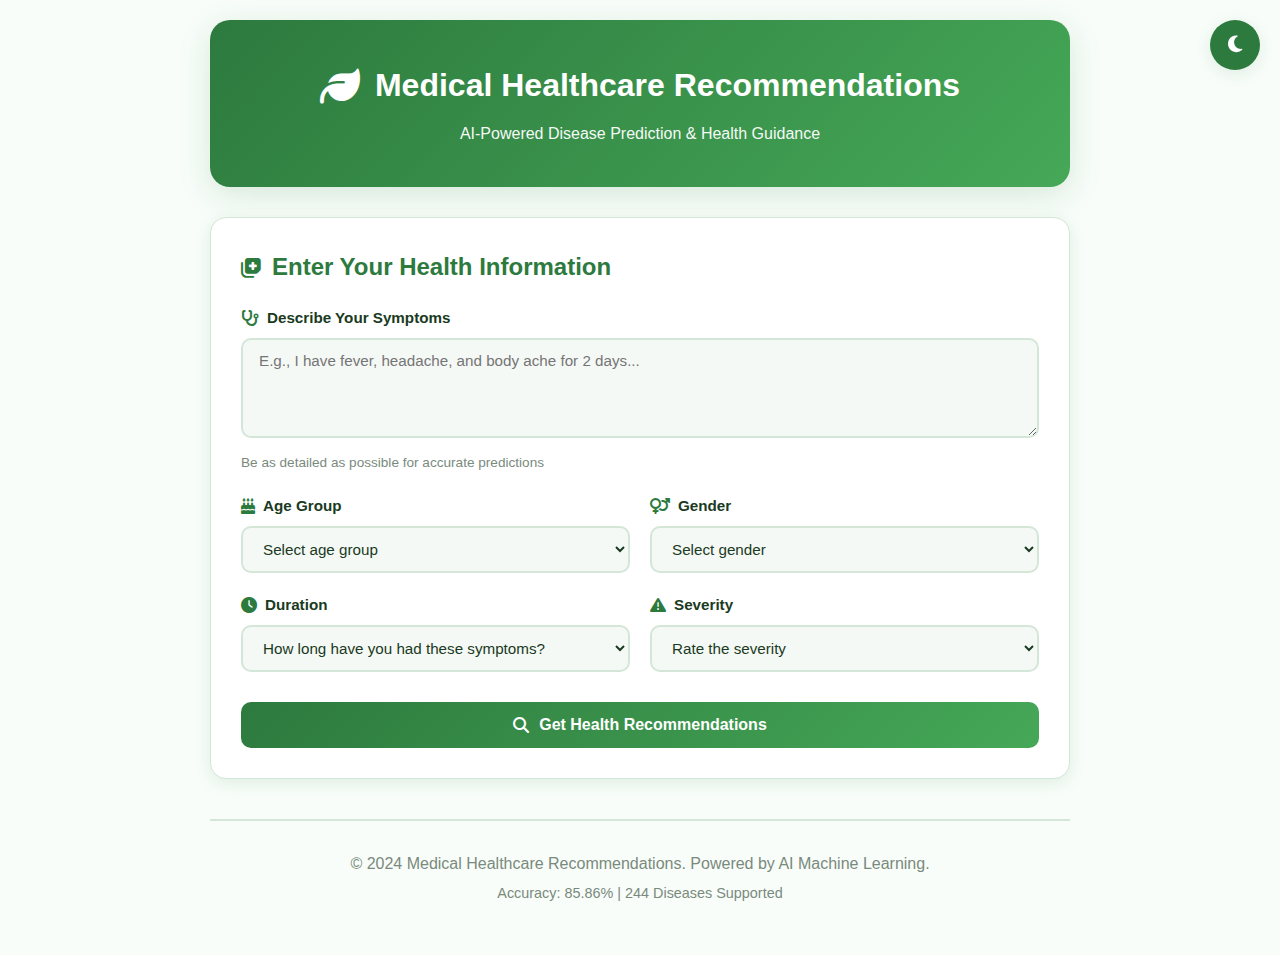
<file: medical_frontend/index.html>
<!DOCTYPE html>
<html lang="en">
<head>
    <meta charset="UTF-8">
    <meta name="viewport" content="width=device-width, initial-scale=1.0">
    <title>Medical Healthcare Recommendations</title>
    <link rel="stylesheet" href="styles.css">
    <link rel="stylesheet" href="https://cdnjs.cloudflare.com/ajax/libs/font-awesome/6.4.0/css/all.min.css">
</head>
<body>
    <!-- Theme Toggle -->
    <button class="theme-toggle" id="themeToggle" aria-label="Toggle theme">
        <i class="fas fa-moon"></i>
    </button>

    <!-- Main Container -->
    <div class="container">
        <!-- Header -->
        <header class="header">
            <div class="logo">
                <i class="fas fa-leaf"></i>
                <h1>Medical Healthcare Recommendations</h1>
            </div>
            <p class="tagline">AI-Powered Disease Prediction & Health Guidance</p>
        </header>

        <!-- Main Content -->
        <main class="main-content">
            <!-- Input Form -->
            <section class="input-section card">
                <h2>
                    <i class="fas fa-notes-medical"></i>
                    Enter Your Health Information
                </h2>
                
                <form id="healthForm">
                    <!-- Symptoms Input -->
                    <div class="form-group">
                        <label for="symptoms">
                            <i class="fas fa-stethoscope"></i>
                            Describe Your Symptoms
                        </label>
                        <textarea 
                            id="symptoms" 
                            name="symptoms" 
                            rows="4" 
                            placeholder="E.g., I have fever, headache, and body ache for 2 days..."
                            required
                        ></textarea>
                        <small class="form-hint">Be as detailed as possible for accurate predictions</small>
                    </div>

                    <!-- Age Selection -->
                    <div class="form-row">
                        <div class="form-group">
                            <label for="age">
                                <i class="fas fa-birthday-cake"></i>
                                Age Group
                            </label>
                            <select id="age" name="age" required>
                                <option value="">Select age group</option>
                                <option value="below 5 years">Below 5 years</option>
                                <option value="6-15 years">6-15 years</option>
                                <option value="16-30 years">16-30 years</option>
                                <option value="31-45 years">31-45 years</option>
                                <option value="above 45 years">Above 45 years</option>
                            </select>
                        </div>

                        <!-- Gender Selection -->
                        <div class="form-group">
                            <label for="gender">
                                <i class="fas fa-venus-mars"></i>
                                Gender
                            </label>
                            <select id="gender" name="gender" required>
                                <option value="">Select gender</option>
                                <option value="Male">Male</option>
                                <option value="Female">Female</option>
                                <option value="Other">Other</option>
                            </select>
                        </div>
                    </div>

                    <!-- Duration Selection -->
                    <div class="form-row">
                        <div class="form-group">
                            <label for="duration">
                                <i class="fas fa-clock"></i>
                                Duration
                            </label>
                            <select id="duration" name="duration" required>
                                <option value="">How long have you had these symptoms?</option>
                                <option value="Less than 3 days">Less than 3 days</option>
                                <option value="3-7 days">3-7 days</option>
                                <option value="Greater than 3 days">Greater than 3 days</option>
                                <option value="1-2 weeks">1-2 weeks</option>
                                <option value="More than 2 weeks">More than 2 weeks</option>
                            </select>
                        </div>

                        <!-- Severity Selection -->
                        <div class="form-group">
                            <label for="severity">
                                <i class="fas fa-exclamation-triangle"></i>
                                Severity
                            </label>
                            <select id="severity" name="severity" required>
                                <option value="">Rate the severity</option>
                                <option value="Mild">Mild</option>
                                <option value="Moderate">Moderate</option>
                                <option value="Severe">Severe</option>
                            </select>
                        </div>
                    </div>

                    <!-- Submit Button -->
                    <button type="submit" class="btn btn-primary" id="predictBtn">
                        <i class="fas fa-search"></i>
                        Get Health Recommendations
                    </button>
                </form>
            </section>

            <!-- Loading State -->
            <section class="loading-section" id="loadingSection" style="display: none;">
                <div class="loader">
                    <div class="leaf-loader">
                        <i class="fas fa-leaf"></i>
                    </div>
                    <p>Analyzing your symptoms...</p>
                </div>
            </section>

            <!-- Results Section -->
            <section class="results-section" id="resultsSection" style="display: none;">
                <!-- Prediction Result -->
                <div class="card result-card">
                    <h2>
                        <i class="fas fa-diagnoses"></i>
                        Diagnosis Prediction
                    </h2>
                    <div class="prediction-result">
                        <div class="disease-name" id="diseaseName"></div>
                        <div class="confidence-bar">
                            <label>Confidence Level:</label>
                            <div class="progress-bar">
                                <div class="progress-fill" id="confidenceBar"></div>
                            </div>
                            <span class="confidence-value" id="confidenceValue"></span>
                        </div>
                    </div>
                </div>

                <!-- Medical Recommendations -->
                <div class="card recommendations-card">
                    <h2>
                        <i class="fas fa-clipboard-list"></i>
                        Medical Recommendations
                    </h2>
                    <div id="recommendationsList" class="recommendations-list"></div>
                </div>

                <!-- Precautions -->
                <div class="card precautions-card">
                    <h2>
                        <i class="fas fa-shield-alt"></i>
                        Precautions & Care
                    </h2>
                    <div id="precautionsList" class="precautions-list"></div>
                </div>

                <!-- Disclaimer -->
                <div class="disclaimer">
                    <i class="fas fa-info-circle"></i>
                    <p><strong>Medical Disclaimer:</strong> This AI prediction is for informational purposes only and should not replace professional medical advice. Please consult a qualified healthcare provider for proper diagnosis and treatment.</p>
                </div>

                <!-- Action Buttons -->
                <div class="action-buttons">
                    <button class="btn btn-secondary" id="newPredictionBtn">
                        <i class="fas fa-redo"></i>
                        New Prediction
                    </button>
                    <button class="btn btn-outline" id="printBtn">
                        <i class="fas fa-print"></i>
                        Print Results
                    </button>
                </div>
            </section>

            <!-- Error Section -->
            <section class="error-section card" id="errorSection" style="display: none;">
                <i class="fas fa-exclamation-circle"></i>
                <h3>Connection Error</h3>
                <p id="errorMessage"></p>
                <button class="btn btn-primary" id="retryBtn">
                    <i class="fas fa-sync"></i>
                    Try Again
                </button>
            </section>
        </main>

        <!-- Footer -->
        <footer class="footer">
            <p>&copy; 2024 Medical Healthcare Recommendations. Powered by AI Machine Learning.</p>
            <p class="footer-note">Accuracy: 85.86% | 244 Diseases Supported</p>
        </footer>
    </div>

    <script src="script.js"></script>
</body>
</html>
</file>
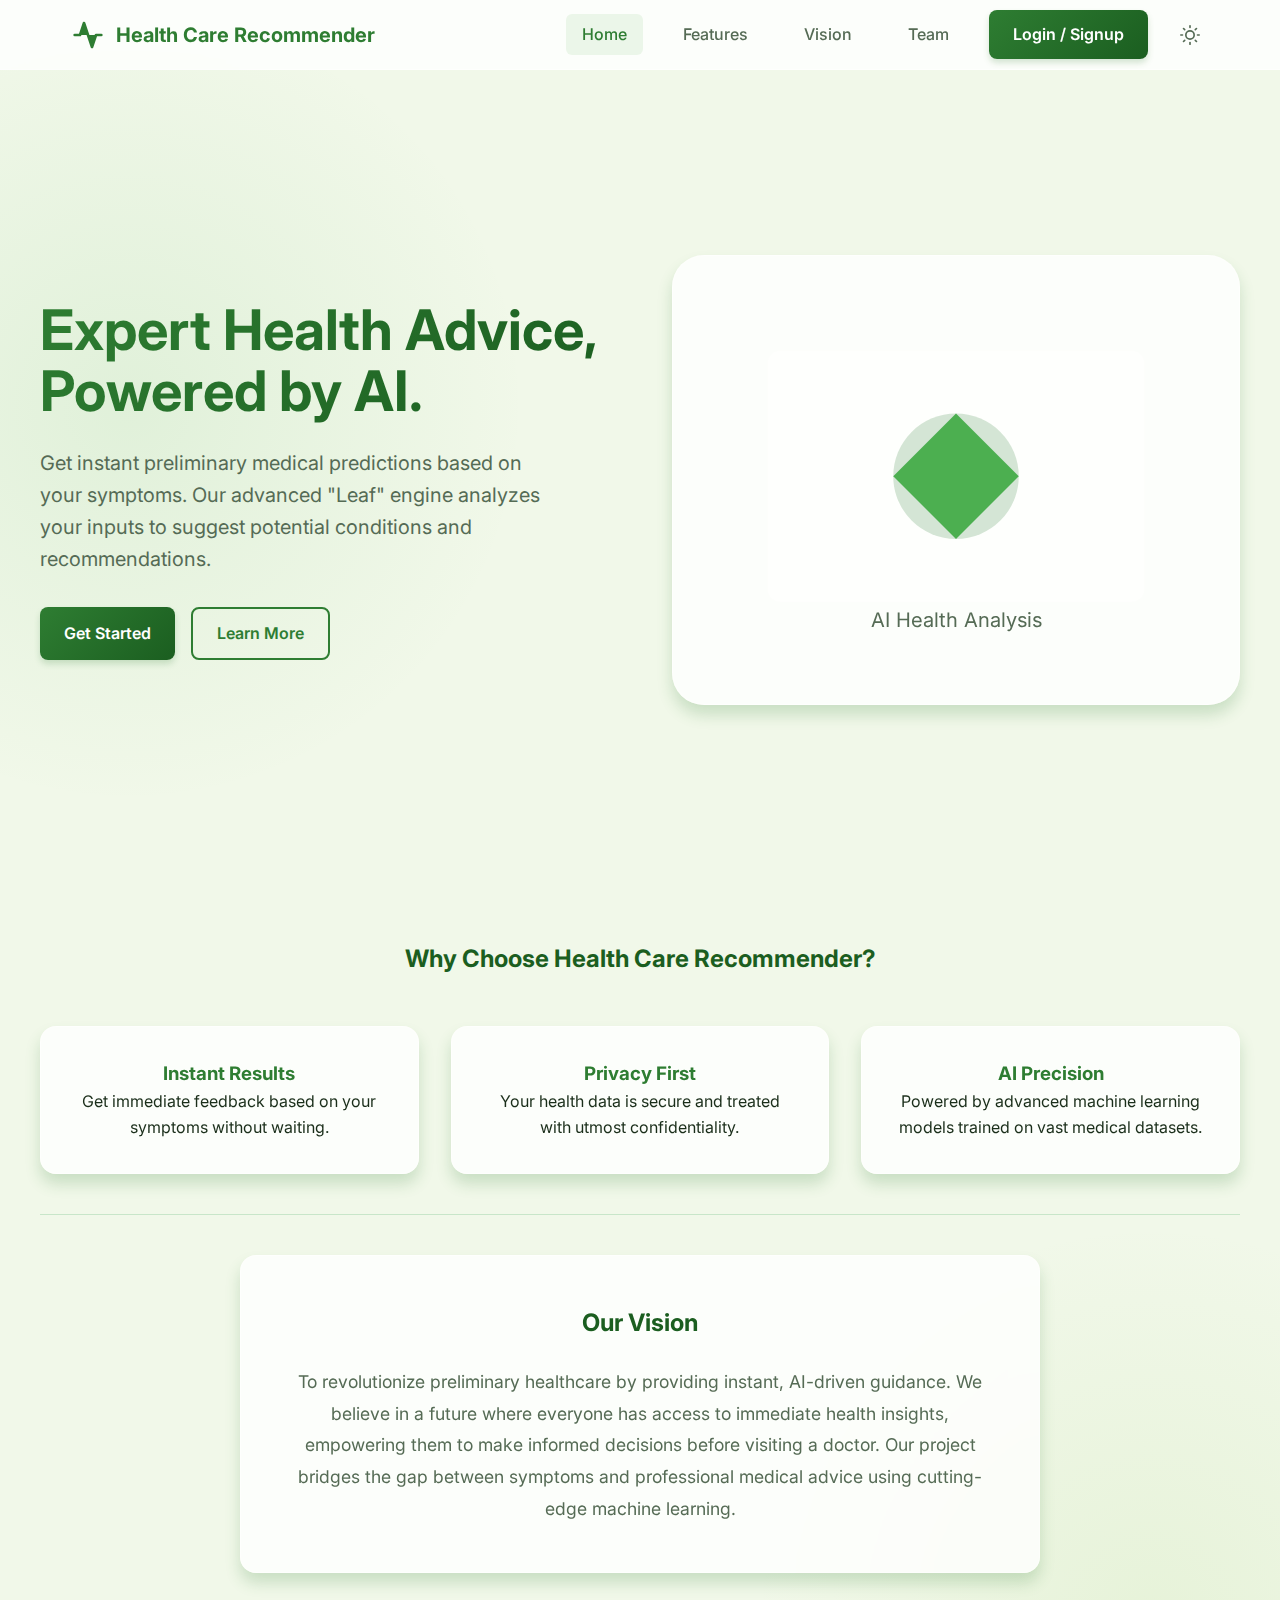
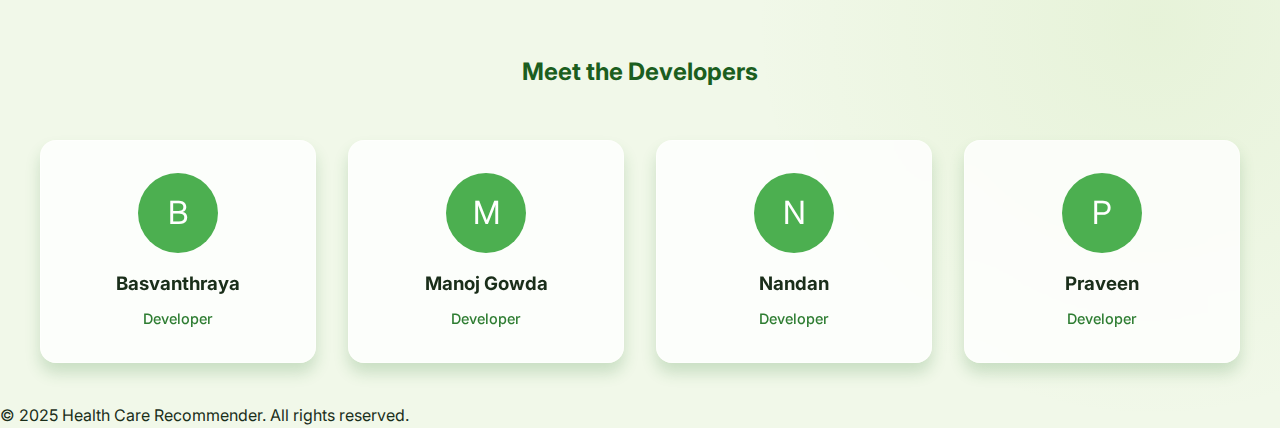
<file: medical_prediction_system/frontend/index.html>
<!DOCTYPE html>
<html lang="en">

<head>
  <meta charset="UTF-8">
  <meta name="viewport" content="width=device-width, initial-scale=1.0">
  <title>Health Care Recommender - Intelligent Medical Predictions</title>
  <link rel="stylesheet" href="css/styles.css">
  <link rel="preconnect" href="https://fonts.googleapis.com">
  <link rel="preconnect" href="https://fonts.gstatic.com" crossorigin>
  <link href="https://fonts.googleapis.com/css2?family=Inter:wght@400;500;600;700&display=swap" rel="stylesheet">
</head>

<body>
  <nav class="navbar">
    <div class="container nav-container">
      <a href="index.html" class="logo">
        <svg viewBox="0 0 24 24" fill="none" stroke="currentColor" stroke-width="2" stroke-linecap="round"
          stroke-linejoin="round">
          <path d="M22 12h-4l-3 9L9 3l-3 9H2" />
        </svg>
        Health Care Recommender
      </a>
      <div class="nav-links">
        <a href="index.html" class="nav-link active">Home</a>
        <a href="#features" class="nav-link">Features</a>
        <a href="#vision" class="nav-link">Vision</a>
        <a href="#team" class="nav-link">Team</a>
        <a href="login.html" class="btn btn-primary">Login / Signup</a>
        <button class="theme-toggle" id="themeToggle" aria-label="Toggle Dark Mode">
          <svg class="sun-icon" xmlns="http://www.w3.org/2000/svg" width="20" height="20" viewBox="0 0 24 24"
            fill="none" stroke="currentColor" stroke-width="2" stroke-linecap="round" stroke-linejoin="round">
            <circle cx="12" cy="12" r="5"></circle>
            <line x1="12" y1="1" x2="12" y2="3"></line>
            <line x1="12" y1="21" x2="12" y2="23"></line>
            <line x1="4.22" y1="4.22" x2="5.64" y2="5.64"></line>
            <line x1="18.36" y1="18.36" x2="19.78" y2="19.78"></line>
            <line x1="1" y1="12" x2="3" y2="12"></line>
            <line x1="21" y1="12" x2="23" y2="12"></line>
            <line x1="4.22" y1="19.78" x2="5.64" y2="18.36"></line>
            <line x1="18.36" y1="5.64" x2="19.78" y2="4.22"></line>
          </svg>
        </button>
      </div>
    </div>
  </nav>

  <!-- Hero Section -->
  <header class="container hero-section">
    <div class="hero-content">
      <h1>Expert Health Advice, <br>Powered by AI.</h1>
      <p>Get instant preliminary medical predictions based on your symptoms. Our advanced "Leaf" engine analyzes your
        inputs to suggest potential conditions and recommendations.</p>
      <div style="display: flex; gap: 1rem;">
        <a href="login.html" class="btn btn-primary">Get Started</a>
        <a href="#how-it-works" class="btn btn-secondary">Learn More</a>
      </div>
    </div>
    <div class="hero-image glass-panel">
      <!-- Placeholder for medical illustration -->
      <svg viewBox="0 0 400 300" style="width: 100%; height: auto; padding: 2rem;">
        <rect x="50" y="50" width="300" height="200" rx="10" fill="var(--surface)" opacity="0.5" />
        <circle cx="200" cy="150" r="50" fill="var(--primary-color)" opacity="0.2" />
        <path d="M150 150 L200 100 L250 150 L200 200 Z" fill="var(--primary-light)" />
        <text x="50%" y="90%" text-anchor="middle" fill="var(--text-secondary)">AI Health Analysis</text>
      </svg>
    </div>
  </header>

  <!-- Features Section placeholder -->
  <section id="features" class="container" style="padding: 40px 0;">
    <h2 style="text-align: center; margin-bottom: 3rem; color: var(--primary-dark);">Why Choose Health Care Recommender?
    </h2>
    <div style="display: grid; grid-template-columns: repeat(auto-fit, minmax(250px, 1fr)); gap: 2rem;">
      <div class="glass-panel" style="padding: 2rem; text-align: center;">
        <h3 style="color: var(--primary-color);">Instant Results</h3>
        <p>Get immediate feedback based on your symptoms without waiting.</p>
      </div>
      <div class="glass-panel" style="padding: 2rem; text-align: center;">
        <h3 style="color: var(--primary-color);">Privacy First</h3>
        <p>Your health data is secure and treated with utmost confidentiality.</p>
      </div>
      <div class="glass-panel" style="padding: 2rem; text-align: center;">
        <h3 style="color: var(--primary-color);">AI Precision</h3>
        <p>Powered by advanced machine learning models trained on vast medical datasets.</p>
      </div>
    </div>
  </section>
  </section>

  <!-- Vision Section -->
  <section id="vision" class="container" style="padding: 40px 0; border-top: 1px solid var(--border-color);">
    <div class="glass-panel" style="padding: 3rem; text-align: center; max-width: 800px; margin: 0 auto;">
      <h2 style="color: var(--primary-dark); margin-bottom: 1.5rem;">Our Vision</h2>
      <p style="font-size: 1.1rem; line-height: 1.8; color: var(--text-secondary);">
        To revolutionize preliminary healthcare by providing instant, AI-driven guidance.
        We believe in a future where everyone has access to immediate health insights, empowering them to make informed
        decisions before visiting a doctor.
        Our project bridges the gap between symptoms and professional medical advice using cutting-edge machine
        learning.
      </p>
    </div>
  </section>

  <!-- Developers Section -->
  <section id="team" class="container" style="padding: 40px 0;">
    <h2 style="text-align: center; margin-bottom: 3rem; color: var(--primary-dark);">Meet the Developers</h2>
    <div style="display: grid; grid-template-columns: repeat(auto-fit, minmax(200px, 1fr)); gap: 2rem;">

      <div class="glass-panel team-card" style="padding: 2rem; text-align: center; transition: transform 0.3s ease;">
        <div
          style="width: 80px; height: 80px; background: var(--primary-light); border-radius: 50%; margin: 0 auto 1rem; display: flex; align-items: center; justify-content: center; font-size: 2rem; color: #fff;">
          B
        </div>
        <h3 style="color: var(--text-primary); margin-bottom: 0.5rem;">Basvanthraya</h3>
        <p style="color: var(--primary-color); font-size: 0.9rem; font-weight: 500;">Developer</p>
      </div>

      <div class="glass-panel team-card" style="padding: 2rem; text-align: center; transition: transform 0.3s ease;">
        <div
          style="width: 80px; height: 80px; background: var(--primary-light); border-radius: 50%; margin: 0 auto 1rem; display: flex; align-items: center; justify-content: center; font-size: 2rem; color: #fff;">
          M
        </div>
        <h3 style="color: var(--text-primary); margin-bottom: 0.5rem;">Manoj Gowda</h3>
        <p style="color: var(--primary-color); font-size: 0.9rem; font-weight: 500;">Developer</p>
      </div>

      <div class="glass-panel team-card" style="padding: 2rem; text-align: center; transition: transform 0.3s ease;">
        <div
          style="width: 80px; height: 80px; background: var(--primary-light); border-radius: 50%; margin: 0 auto 1rem; display: flex; align-items: center; justify-content: center; font-size: 2rem; color: #fff;">
          N
        </div>
        <h3 style="color: var(--text-primary); margin-bottom: 0.5rem;">Nandan</h3>
        <p style="color: var(--primary-color); font-size: 0.9rem; font-weight: 500;">Developer</p>
      </div>

      <div class="glass-panel team-card" style="padding: 2rem; text-align: center; transition: transform 0.3s ease;">
        <div
          style="width: 80px; height: 80px; background: var(--primary-light); border-radius: 50%; margin: 0 auto 1rem; display: flex; align-items: center; justify-content: center; font-size: 2rem; color: #fff;">
          P
        </div>
        <h3 style="color: var(--text-primary); margin-bottom: 0.5rem;">Praveen</h3>
        <p style="color: var(--primary-color); font-size: 0.9rem; font-weight: 500;">Developer</p>
      </div>

    </div>
  </section>
  <p>&copy; 2025 Health Care Recommender. All rights reserved.</p>
  </footer>

  <script src="js/app.js"></script>
</body>

</html>
</file>
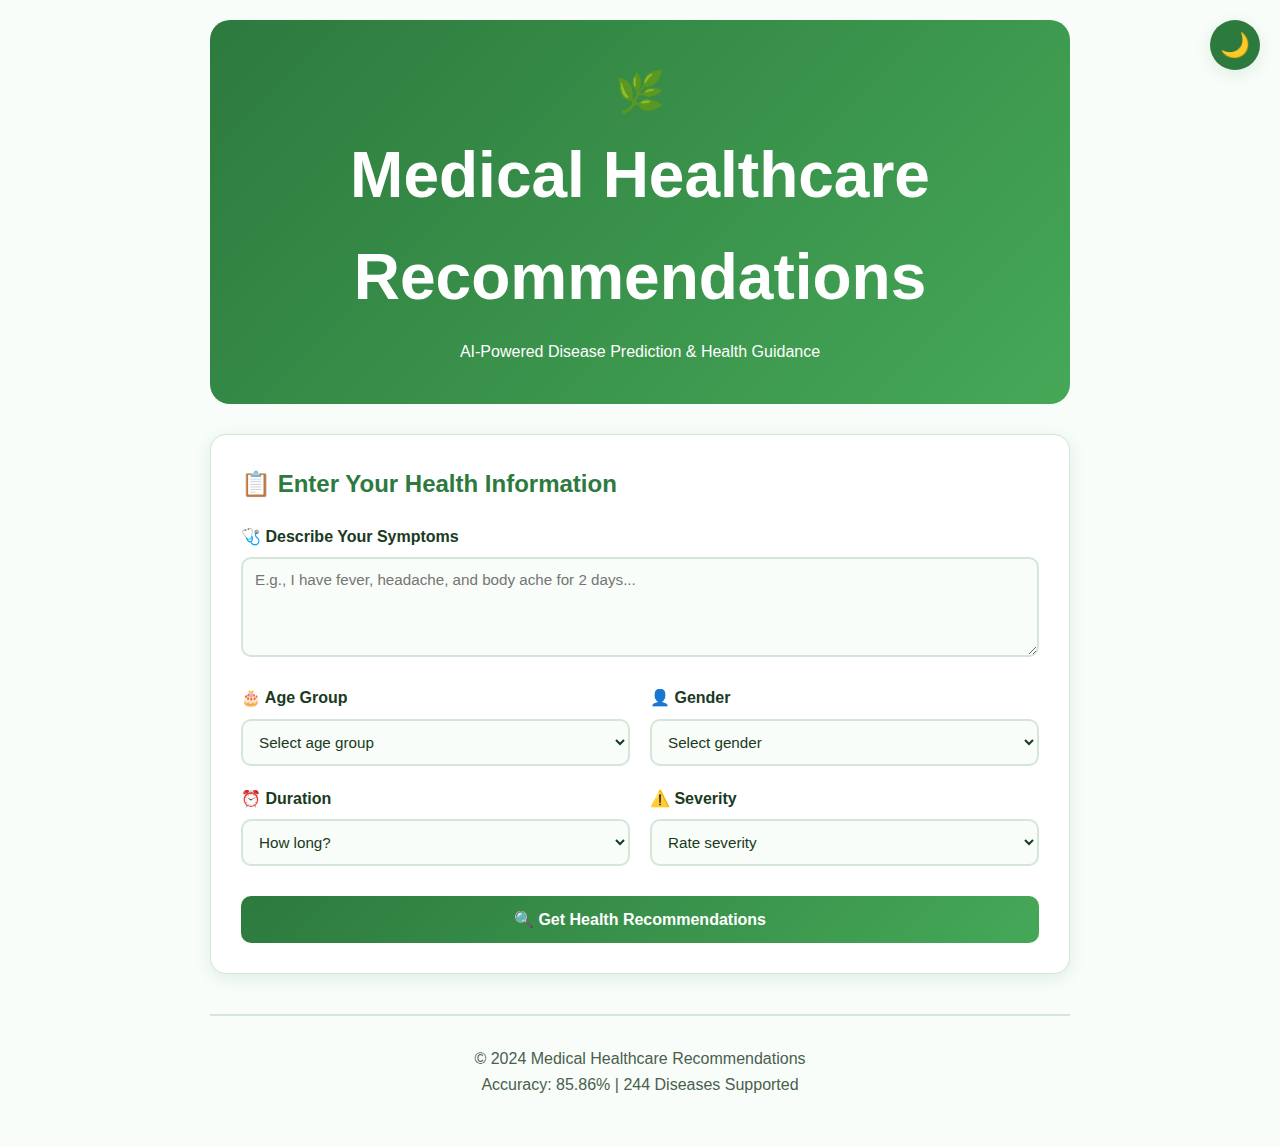
<file: medical_frontend/standalone.html>
<!DOCTYPE html>
<html lang="en">
<head>
    <meta charset="UTF-8">
    <meta name="viewport" content="width=device-width, initial-scale=1.0">
    <title>Medical Healthcare Recommendations - Fully Offline</title>
    <style>
        /* Embedded Complete Styles - No External Dependencies */
        * { margin: 0; padding: 0; box-sizing: border-box; }
        
        :root {
            --primary-color: #2d7a3e;
            --primary-light: #45a857;
            --bg-primary: #f8fdf9;
            --bg-card: #ffffff;
            --text-primary: #1a3a22;
            --text-secondary: #4a5f4d;
            --border-color: #d4e6d8;
            --shadow: 0 4px 16px rgba(45, 122, 62, 0.12);
        }
        
        [data-theme="dark"] {
            --primary-color: #45a857;
            --bg-primary: #0f1e13;
            --bg-card: #243529;
            --text-primary: #e8f5e9;
            --text-secondary: #c8e6c9;
            --border-color: #2d5a35;
        }
        
        body {
            font-family: 'Segoe UI', Tahoma, sans-serif;
            background: var(--bg-primary);
            color: var(--text-primary);
            line-height: 1.6;
            min-height: 100vh;
        }
        
        .container { max-width: 900px; margin: 0 auto; padding: 20px; }
        
        .theme-toggle {
            position: fixed;
            top: 20px;
            right: 20px;
            width: 50px;
            height: 50px;
            border-radius: 50%;
            background: var(--primary-color);
            border: none;
            color: white;
            font-size: 1.5rem;
            cursor: pointer;
            box-shadow: var(--shadow);
            z-index: 1000;
        }
        
        .header {
            text-align: center;
            padding: 40px 20px;
            background: linear-gradient(135deg, #2d7a3e, #45a857);
            border-radius: 20px;
            margin-bottom: 30px;
            color: white;
        }
        
        .logo { font-size: 2rem; margin-bottom: 10px; }
        .logo-icon { font-size: 2.5rem; display: inline-block; }
        
        .card {
            background: var(--bg-card);
            border-radius: 16px;
            padding: 30px;
            margin-bottom: 25px;
            box-shadow: var(--shadow);
            border: 1px solid var(--border-color);
        }
        
        .card h2 { color: var(--primary-color); margin-bottom: 20px; }
        
        .form-group { margin-bottom: 20px; }
        .form-group label { display: block; font-weight: 600; margin-bottom: 8px; }
        
        input, select, textarea {
            width: 100%;
            padding: 12px;
            border: 2px solid var(--border-color);
            border-radius: 10px;
            background: var(--bg-primary);
            color: var(--text-primary);
            font-size: 0.95rem;
            font-family: inherit;
        }
        
        textarea { resize: vertical; min-height: 100px; }
        
        .form-row { display: grid; grid-template-columns: 1fr 1fr; gap: 20px; }
        
        .btn {
            padding: 14px 28px;
            border: none;
            border-radius: 10px;
            font-size: 1rem;
            font-weight: 600;
            cursor: pointer;
            width: 100%;
            background: linear-gradient(135deg, #2d7a3e, #45a857);
            color: white;
            margin-top: 10px;
        }
        
        .btn:hover { transform: translateY(-2px); box-shadow: var(--shadow); }
        
        .loading { text-align: center; padding: 60px 20px; }
        .loader { font-size: 4rem; color: var(--primary-color); margin-bottom: 20px; }
        
        .disease-name {
            font-size: 2rem;
            font-weight: 700;
            padding: 20px;
            background: rgba(255, 255, 255, 0.15);
            border-radius: 12px;
            text-align: center;
            margin-bottom: 20px;
            color: white;
        }
        
        .progress-bar {
            width: 100%;
            height: 30px;
            background: rgba(255, 255, 255, 0.2);
            border-radius: 15px;
            overflow: hidden;
            margin: 10px 0;
        }
        
        .progress-fill {
            height: 100%;
            background: #66bb6a;
            border-radius: 15px;
            transition: width 1s ease;
            text-align: right;
            padding-right: 10px;
            line-height: 30px;
            color: white;
            font-weight: bold;
        }
        
        .result-card {
            background: linear-gradient(135deg, #2d7a3e, #45a857);
            color: white;
        }
        
        .result-card h2 { color: white; }
        
        ul { list-style: none; }
        li {
            padding: 15px;
            margin-bottom: 10px;
            background: var(--bg-primary);
            border-left: 4px solid var(--primary-color);
            border-radius: 8px;
        }
        
        .disclaimer {
            background: rgba(255, 152, 0, 0.1);
            border: 2px solid #ff9800;
            border-radius: 12px;
            padding: 20px;
            margin: 25px 0;
        }
        
        .hidden { display: none; }
        
        .footer {
            text-align: center;
            padding: 30px;
            margin-top: 40px;
            border-top: 2px solid var(--border-color);
            color: var(--text-secondary);
        }
        
        @media (max-width: 768px) {
            .form-row { grid-template-columns: 1fr; }
        }
    </style>
</head>
<body>
    <button class="theme-toggle" onclick="toggleTheme()">🌙</button>
    
    <div class="container">
        <header class="header">
            <div class="logo">
                <div class="logo-icon">🌿</div>
                <h1>Medical Healthcare Recommendations</h1>
            </div>
            <p>AI-Powered Disease Prediction & Health Guidance</p>
        </header>
        
        <main>
            <section class="card" id="inputSection">
                <h2>📋 Enter Your Health Information</h2>
                <form id="healthForm" onsubmit="handleSubmit(event)">
                    <div class="form-group">
                        <label>🩺 Describe Your Symptoms</label>
                        <textarea id="symptoms" required placeholder="E.g., I have fever, headache, and body ache for 2 days..."></textarea>
                    </div>
                    
                    <div class="form-row">
                        <div class="form-group">
                            <label>🎂 Age Group</label>
                            <select id="age" required>
                                <option value="">Select age group</option>
                                <option value="below 5 years">Below 5 years</option>
                                <option value="6-15 years">6-15 years</option>
                                <option value="16-30 years">16-30 years</option>
                                <option value="31-45 years">31-45 years</option>
                                <option value="above 45 years">Above 45 years</option>
                            </select>
                        </div>
                        
                        <div class="form-group">
                            <label>👤 Gender</label>
                            <select id="gender" required>
                                <option value="">Select gender</option>
                                <option value="Male">Male</option>
                                <option value="Female">Female</option>
                                <option value="Other">Other</option>
                            </select>
                        </div>
                    </div>
                    
                    <div class="form-row">
                        <div class="form-group">
                            <label>⏰ Duration</label>
                            <select id="duration" required>
                                <option value="">How long?</option>
                                <option value="Less than 3 days">Less than 3 days</option>
                                <option value="3-7 days">3-7 days</option>
                                <option value="Greater than 3 days">Greater than 3 days</option>
                            </select>
                        </div>
                        
                        <div class="form-group">
                            <label>⚠️ Severity</label>
                            <select id="severity" required>
                                <option value="">Rate severity</option>
                                <option value="Mild">Mild</option>
                                <option value="Moderate">Moderate</option>
                                <option value="Severe">Severe</option>
                            </select>
                        </div>
                    </div>
                    
                    <button type="submit" class="btn">🔍 Get Health Recommendations</button>
                </form>
            </section>
            
            <section class="loading hidden" id="loadingSection">
                <div class="loader">🌿</div>
                <p>Analyzing your symptoms...</p>
            </section>
            
            <section id="resultsSection" class="hidden">
                <div class="card result-card">
                    <h2>🏥 Diagnosis Prediction</h2>
                    <div class="disease-name" id="diseaseName"></div>
                    <div>
                        <label>Confidence Level:</label>
                        <div class="progress-bar">
                            <div class="progress-fill" id="confidenceBar"></div>
                        </div>
                    </div>
                </div>
                
                <div class="card">
                    <h2>💊 Medical Recommendations</h2>
                    <ul id="recommendationsList"></ul>
                </div>
                
                <div class="card">
                    <h2>🛡️ Precautions & Care</h2>
                    <ul id="precautionsList"></ul>
                </div>
                
                <div class="disclaimer">
                    <strong>⚠️ Medical Disclaimer:</strong> This AI prediction is for informational purposes only. Please consult a qualified healthcare provider for proper diagnosis and treatment.
                </div>
                
                <button class="btn" onclick="resetForm()">🔄 New Prediction</button>
            </section>
        </main>
        
        <footer class="footer">
            <p>&copy; 2024 Medical Healthcare Recommendations</p>
            <p>Accuracy: 85.86% | 244 Diseases Supported</p>
        </footer>
    </div>
    
    <script>
        // Medical Database
        const MEDICAL_DATA = {
            diseases: ['Viral Fever', 'Headache', 'Abdominal Pain', 'Allergic Reaction', 'Respiratory Distress', 'Back Pain', 'Heart Disease'],
            recommendations: {
                'Viral Fever': ['Rest and stay hydrated', 'Take fever-reducing medication', 'Monitor temperature', 'Consult doctor if persists > 3 days', 'Isolate to prevent spread'],
                'Headache': ['Rest in quiet room', 'Stay hydrated', 'Apply cold compress', 'Take OTC pain relievers', 'Avoid screens'],
                'Abdominal Pain': ['Avoid solid foods initially', 'Stay hydrated', 'Avoid spicy foods', 'Apply warm compress', 'Seek medical help if severe'],
                'default': ['Monitor symptoms closely', 'Rest and hydrate', 'Balanced diet', 'Avoid self-medication', 'Consult healthcare provider']
            },
            precautions: {
                'Viral Fever': ['Isolate yourself', 'Wear mask', 'Wash hands frequently', 'Disinfect surfaces', 'Get adequate sleep'],
                'Headache': ['Regular sleep schedule', 'Manage stress', 'Limit caffeine', 'Stay hydrated', 'Good posture'],
                'Abdominal Pain': ['Smaller meals', 'Avoid triggers', 'Reduce stress', 'Gentle exercise', 'Stay upright after eating'],
                'default': ['Good hygiene', 'Regular exercise', 'Balanced diet', '7-8 hours sleep', 'Manage stress', 'Stay hydrated']
            }
        };
        
        // Theme Management
        function toggleTheme() {
            const current = document.documentElement.getAttribute('data-theme');
            const newTheme = current === 'dark' ? 'light' : 'dark';
            document.documentElement.setAttribute('data-theme', newTheme);
            document.querySelector('.theme-toggle').textContent = newTheme === 'dark' ? '☀️' : '🌙';
            localStorage.setItem('theme', newTheme);
        }
        
        // Load saved theme
        const savedTheme = localStorage.getItem('theme') || 'light';
        document.documentElement.setAttribute('data-theme', savedTheme);
        document.querySelector('.theme-toggle').textContent = savedTheme === 'dark' ? '☀️' : '🌙';
        
        // Form Submission
        function handleSubmit(e) {
            e.preventDefault();
            
            const formData = {
                symptoms: document.getElementById('symptoms').value,
                age: document.getElementById('age').value,
                gender: document.getElementById('gender').value,
                duration: document.getElementById('duration').value,
                severity: document.getElementById('severity').value
            };
            
            // Show loading
            document.getElementById('inputSection').classList.add('hidden');
            document.getElementById('loadingSection').classList.remove('hidden');
            
            // Simulate prediction
            setTimeout(() => makePrediction(formData), 1500);
        }
        
        function makePrediction(data) {
            // Simple prediction logic
            const disease = MEDICAL_DATA.diseases[Math.floor(Math.random() * MEDICAL_DATA.diseases.length)];
            const confidence = 75 + Math.random() * 20;
            
            // Show results
            document.getElementById('loadingSection').classList.add('hidden');
            document.getElementById('resultsSection').classList.remove('hidden');
            
            // Display results
            document.getElementById('diseaseName').textContent = disease;
            
            const bar = document.getElementById('confidenceBar');
            bar.style.width = confidence + '%';
            bar.textContent = confidence.toFixed(1) + '%';
            
            // Recommendations
            const recs = MEDICAL_DATA.recommendations[disease] || MEDICAL_DATA.recommendations.default;
            document.getElementById('recommendationsList').innerHTML = recs.map(r => `<li>✅ ${r}</li>`).join('');
            
            // Precautions
            const precs = MEDICAL_DATA.precautions[disease] || MEDICAL_DATA.precautions.default;
            document.getElementById('precautionsList').innerHTML = precs.map(p => `<li>🛡️ ${p}</li>`).join('');
            
            // Scroll to results
            document.getElementById('resultsSection').scrollIntoView({ behavior: 'smooth' });
        }
        
        function resetForm() {
            document.getElementById('healthForm').reset();
            document.getElementById('resultsSection').classList.add('hidden');
            document.getElementById('inputSection').classList.remove('hidden');
            document.getElementById('inputSection').scrollIntoView({ behavior: 'smooth' });
        }
    </script>
</body>
</html>
</file>
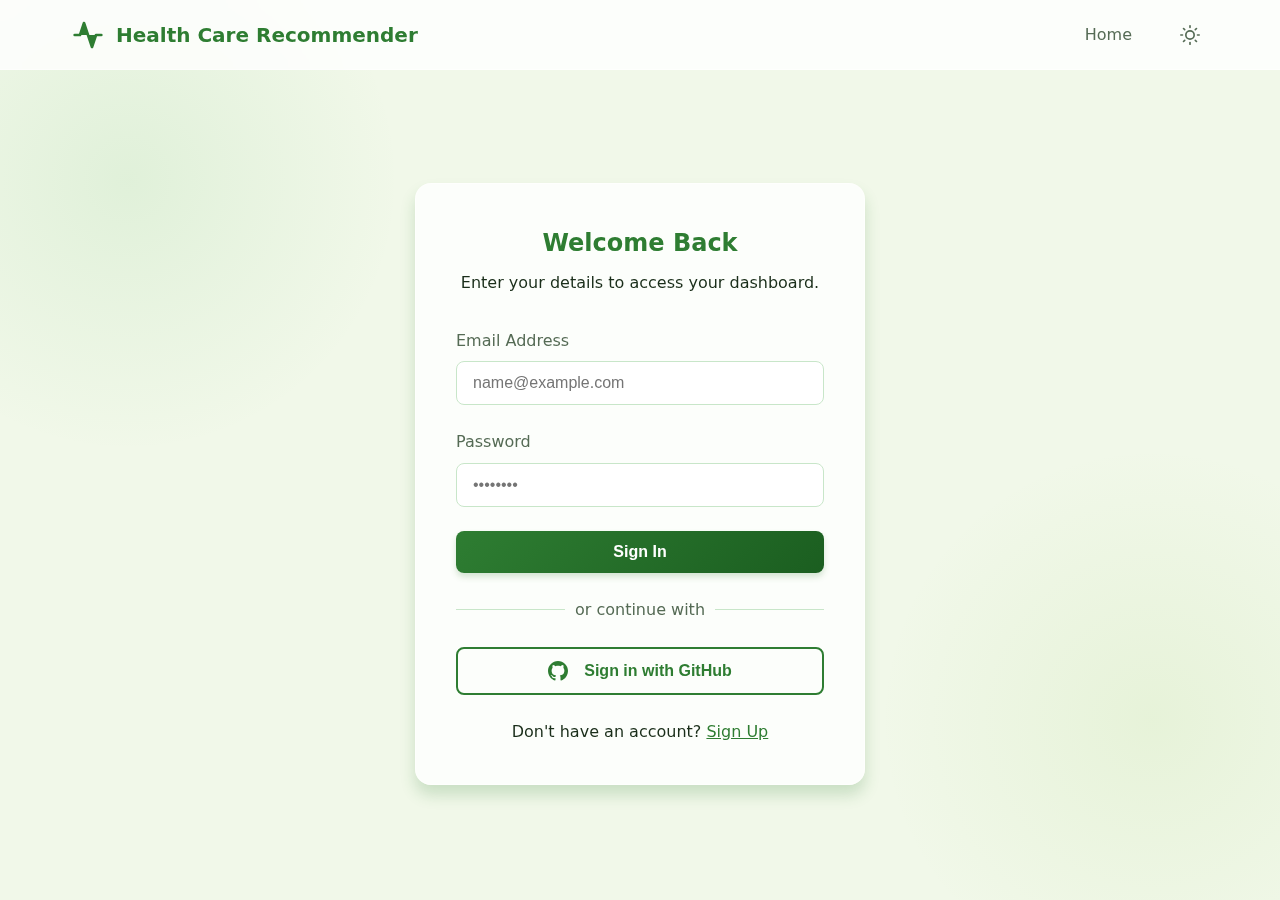
<file: medical_prediction_system/frontend/login.html>
<!DOCTYPE html>
<html lang="en">

<head>
  <meta charset="UTF-8">
  <meta name="viewport" content="width=device-width, initial-scale=1.0">
  <title>Login - Health Care Recommender</title>
  <link rel="stylesheet" href="css/styles.css">
</head>

<body>
  <nav class="navbar">
    <div class="container nav-container">
      <a href="index.html" class="logo">
        <svg viewBox="0 0 24 24" fill="none" stroke="currentColor" stroke-width="2" stroke-linecap="round"
          stroke-linejoin="round">
          <path d="M22 12h-4l-3 9L9 3l-3 9H2" />
        </svg>
        Health Care Recommender
      </a>
      <div class="nav-links">
        <a href="index.html" class="nav-link">Home</a>
        <button class="theme-toggle" id="themeToggle">
          <svg class="sun-icon" xmlns="http://www.w3.org/2000/svg" width="20" height="20" viewBox="0 0 24 24"
            fill="none" stroke="currentColor" stroke-width="2" stroke-linecap="round" stroke-linejoin="round">
            <circle cx="12" cy="12" r="5"></circle>
            <line x1="12" y1="1" x2="12" y2="3"></line>
            <line x1="12" y1="21" x2="12" y2="23"></line>
          </svg>
        </button>
      </div>
    </div>
  </nav>

  <div class="auth-container">
    <div class="glass-panel auth-box">
      <div class="auth-header">
        <h2 id="authTitle">Welcome Back</h2>
        <p id="authSubtitle">Enter your details to access your dashboard.</p>
      </div>

      <form id="authForm">
        <div class="form-group" id="nameGroup" style="display: none;">
          <label for="name">Full Name</label>
          <input type="text" id="name" class="form-control" placeholder="John Doe">
        </div>

        <div class="form-group">
          <label for="email">Email Address</label>
          <input type="email" id="email" class="form-control" required placeholder="name@example.com">
        </div>

        <div class="form-group">
          <label for="password">Password</label>
          <input type="password" id="password" class="form-control" required placeholder="••••••••">
        </div>

        <div class="form-group" id="extraFields" style="display: none;">
          <label for="dateOfBirth">Date of Birth</label>
          <input type="date" id="dateOfBirth" class="form-control">

          <label for="gender" style="margin-top: 1rem;">Gender</label>
          <select id="gender" class="form-control">
            <option value="male">Male</option>
            <option value="female">Female</option>
            <option value="other">Other</option>
          </select>

          <label for="phone" style="margin-top: 1rem;">Phone</label>
          <input type="tel" id="phone" class="form-control" placeholder="+1234567890">
        </div>

        <div id="errorMsg" style="color: var(--error); margin-bottom: 1rem; text-align: center; display: none;"></div>

        <button type="submit" class="btn btn-primary" style="width: 100%;">
          <span id="submitBtnText">Sign In</span>
        </button>
      </form>

      <div class="auth-separator">
        <span>or continue with</span>
      </div>

      <button type="button" class="btn btn-secondary" style="width: 100%;"
        onclick="window.location.href='/auth/github'">
        <svg viewBox="0 0 24 24" style="width: 20px; height: 20px; margin-right: 0.5rem; fill: currentColor;">
          <path
            d="M12 0c-6.626 0-12 5.373-12 12 0 5.302 3.438 9.8 8.207 11.387.599.111.793-.261.793-.577v-2.234c-3.338.726-4.033-1.416-4.033-1.416-.546-1.387-1.333-1.756-1.333-1.756-1.089-.745.083-.729.083-.729 1.205.084 1.839 1.237 1.839 1.237 1.07 1.834 2.807 1.304 3.492.997.107-.775.418-1.305.762-1.604-2.665-.305-5.467-1.334-5.467-5.931 0-1.311.469-2.381 1.236-3.221-.124-.303-.535-1.524.117-3.176 0 0 1.008-.322 3.301 1.23.957-.266 1.983-.399 3.003-.404 1.02.005 2.047.138 3.006.404 2.291-1.552 3.297-1.23 3.297-1.23.653 1.653.242 2.874.118 3.176.77.84 1.235 1.911 1.235 3.221 0 4.609-2.807 5.624-5.479 5.921.43.372.823 1.102.823 2.222v3.293c0 .319.192.694.801.576 4.765-1.589 8.199-6.086 8.199-11.386 0-6.627-5.373-12-12-12z" />
        </svg>
        Sign in with GitHub
      </button>

      <div style="text-align: center; margin-top: 1.5rem;">
        <p id="toggleAuth">Don't have an account? <a href="#" onclick="toggleAuthMode(event)"
            style="color: var(--primary-color);">Sign Up</a></p>
      </div>
    </div>
  </div>

  <script src="js/app.js"></script>
</body>

</html>
</file>
<file: medical_frontend/styles.css>
/* ============================================
   Medical Healthcare Recommendations - Styles
   Theme: Leaf Green with Light/Dark Mode
   ============================================ */

/* CSS Variables for Theming */
:root {
    /* Light Theme (Leaf Green) */
    --primary-color: #2d7a3e;
    --primary-light: #45a857;
    --primary-dark: #1e5a2c;
    --accent-color: #7cb342;
    --secondary-color: #66bb6a;
    
    --bg-primary: #f8fdf9;
    --bg-secondary: #ffffff;
    --bg-card: #ffffff;
    --bg-input: #f5f9f6;
    
    --text-primary: #1a3a22;
    --text-secondary: #4a5f4d;
    --text-muted: #7a8a7d;
    
    --border-color: #d4e6d8;
    --shadow-sm: 0 2px 8px rgba(45, 122, 62, 0.08);
    --shadow-md: 0 4px 16px rgba(45, 122, 62, 0.12);
    --shadow-lg: 0 8px 32px rgba(45, 122, 62, 0.16);
    
    --success-color: #4caf50;
    --warning-color: #ff9800;
    --error-color: #f44336;
    --info-color: #2196f3;
    
    --transition: all 0.3s cubic-bezier(0.4, 0, 0.2, 1);
}

/* Dark Theme */
[data-theme="dark"] {
    --primary-color: #45a857;
    --primary-light: #66bb6a;
    --primary-dark: #2d7a3e;
    --accent-color: #81c784;
    --secondary-color: #7cb342;
    
    --bg-primary: #0f1e13;
    --bg-secondary: #1a2e1f;
    --bg-card: #243529;
    --bg-input: #1a2e1f;
    
    --text-primary: #e8f5e9;
    --text-secondary: #c8e6c9;
    --text-muted: #a5d6a7;
    
    --border-color: #2d5a35;
    --shadow-sm: 0 2px 8px rgba(0, 0, 0, 0.3);
    --shadow-md: 0 4px 16px rgba(0, 0, 0, 0.4);
    --shadow-lg: 0 8px 32px rgba(0, 0, 0, 0.5);
}

/* Reset & Base Styles */
* {
    margin: 0;
    padding: 0;
    box-sizing: border-box;
}

body {
    font-family: 'Segoe UI', Tahoma, Geneva, Verdana, sans-serif;
    background: var(--bg-primary);
    color: var(--text-primary);
    line-height: 1.6;
    transition: var(--transition);
    min-height: 100vh;
}

/* Theme Toggle Button */
.theme-toggle {
    position: fixed;
    top: 20px;
    right: 20px;
    width: 50px;
    height: 50px;
    border-radius: 50%;
    background: var(--primary-color);
    border: none;
    color: white;
    font-size: 1.2rem;
    cursor: pointer;
    box-shadow: var(--shadow-md);
    z-index: 1000;
    transition: var(--transition);
}

.theme-toggle:hover {
    transform: rotate(180deg) scale(1.1);
    background: var(--primary-light);
}

/* Container */
.container {
    max-width: 900px;
    margin: 0 auto;
    padding: 20px;
}

/* Header */
.header {
    text-align: center;
    padding: 40px 20px;
    background: linear-gradient(135deg, var(--primary-color), var(--primary-light));
    border-radius: 20px;
    margin-bottom: 30px;
    box-shadow: var(--shadow-lg);
    color: white;
}

.logo {
    display: flex;
    align-items: center;
    justify-content: center;
    gap: 15px;
    margin-bottom: 10px;
}

.logo i {
    font-size: 2.5rem;
    animation: leafSway 3s ease-in-out infinite;
}

@keyframes leafSway {
    0%, 100% { transform: rotate(0deg); }
    25% { transform: rotate(-10deg); }
    75% { transform: rotate(10deg); }
}

.logo h1 {
    font-size: 2rem;
    font-weight: 700;
}

.tagline {
    font-size: 1rem;
    opacity: 0.95;
}

/* Card Styles */
.card {
    background: var(--bg-card);
    border-radius: 16px;
    padding: 30px;
    margin-bottom: 25px;
    box-shadow: var(--shadow-md);
    border: 1px solid var(--border-color);
    transition: var(--transition);
}

.card:hover {
    box-shadow: var(--shadow-lg);
    transform: translateY(-2px);
}

.card h2 {
    color: var(--primary-color);
    font-size: 1.5rem;
    margin-bottom: 20px;
    display: flex;
    align-items: center;
    gap: 10px;
}

.card h2 i {
    font-size: 1.3rem;
}

/* Form Styles */
.form-group {
    margin-bottom: 20px;
}

.form-group label {
    display: flex;
    align-items: center;
    gap: 8px;
    font-weight: 600;
    color: var(--text-primary);
    margin-bottom: 8px;
    font-size: 0.95rem;
}

.form-group label i {
    color: var(--primary-color);
    font-size: 1rem;
}

.form-group input,
.form-group select,
.form-group textarea {
    width: 100%;
    padding: 12px 16px;
    border: 2px solid var(--border-color);
    border-radius: 10px;
    background: var(--bg-input);
    color: var(--text-primary);
    font-size: 0.95rem;
    transition: var(--transition);
    font-family: inherit;
}

.form-group textarea {
    resize: vertical;
    min-height: 100px;
}

.form-group input:focus,
.form-group select:focus,
.form-group textarea:focus {
    outline: none;
    border-color: var(--primary-color);
    box-shadow: 0 0 0 3px rgba(45, 122, 62, 0.1);
}

.form-hint {
    display: block;
    margin-top: 6px;
    font-size: 0.85rem;
    color: var(--text-muted);
}

.form-row {
    display: grid;
    grid-template-columns: 1fr 1fr;
    gap: 20px;
}

/* Buttons */
.btn {
    padding: 14px 28px;
    border: none;
    border-radius: 10px;
    font-size: 1rem;
    font-weight: 600;
    cursor: pointer;
    transition: var(--transition);
    display: inline-flex;
    align-items: center;
    gap: 10px;
    text-decoration: none;
    justify-content: center;
}

.btn-primary {
    background: linear-gradient(135deg, var(--primary-color), var(--primary-light));
    color: white;
    width: 100%;
    margin-top: 10px;
}

.btn-primary:hover {
    transform: translateY(-2px);
    box-shadow: var(--shadow-lg);
}

.btn-secondary {
    background: var(--secondary-color);
    color: white;
}

.btn-secondary:hover {
    background: var(--accent-color);
    transform: translateY(-2px);
}

.btn-outline {
    background: transparent;
    color: var(--primary-color);
    border: 2px solid var(--primary-color);
}

.btn-outline:hover {
    background: var(--primary-color);
    color: white;
}

/* Loading Section */
.loading-section {
    text-align: center;
    padding: 60px 20px;
}

.leaf-loader {
    font-size: 4rem;
    color: var(--primary-color);
    animation: leafSpin 2s ease-in-out infinite;
    margin-bottom: 20px;
}

@keyframes leafSpin {
    0%, 100% { transform: rotate(0deg) scale(1); }
    50% { transform: rotate(360deg) scale(1.2); }
}

.loading-section p {
    font-size: 1.2rem;
    color: var(--text-secondary);
}

/* Results Section */
.result-card {
    background: linear-gradient(135deg, var(--primary-color), var(--primary-light));
    color: white;
    border: none;
}

.result-card h2 {
    color: white;
}

.prediction-result {
    margin-top: 20px;
}

.disease-name {
    font-size: 2rem;
    font-weight: 700;
    margin-bottom: 20px;
    padding: 20px;
    background: rgba(255, 255, 255, 0.15);
    border-radius: 12px;
    text-align: center;
}

.confidence-bar {
    margin-top: 15px;
}

.confidence-bar label {
    display: block;
    margin-bottom: 8px;
    font-weight: 600;
    font-size: 0.95rem;
}

.progress-bar {
    width: 100%;
    height: 30px;
    background: rgba(255, 255, 255, 0.2);
    border-radius: 15px;
    overflow: hidden;
    position: relative;
}

.progress-fill {
    height: 100%;
    background: linear-gradient(90deg, #66bb6a, #81c784);
    border-radius: 15px;
    transition: width 1s ease;
    display: flex;
    align-items: center;
    justify-content: flex-end;
    padding-right: 10px;
}

.confidence-value {
    display: inline-block;
    margin-top: 8px;
    font-weight: 700;
    font-size: 1.1rem;
}

/* Recommendations & Precautions */
.recommendations-list,
.precautions-list {
    list-style: none;
}

.recommendations-list li,
.precautions-list li {
    padding: 15px;
    margin-bottom: 10px;
    background: var(--bg-input);
    border-left: 4px solid var(--primary-color);
    border-radius: 8px;
    display: flex;
    align-items: flex-start;
    gap: 12px;
}

.recommendations-list li i,
.precautions-list li i {
    color: var(--primary-color);
    font-size: 1.2rem;
    margin-top: 2px;
}

/* Disclaimer */
.disclaimer {
    background: rgba(255, 152, 0, 0.1);
    border: 2px solid var(--warning-color);
    border-radius: 12px;
    padding: 20px;
    margin: 25px 0;
    display: flex;
    gap: 15px;
    align-items: flex-start;
}

.disclaimer i {
    color: var(--warning-color);
    font-size: 1.5rem;
    flex-shrink: 0;
}

.disclaimer p {
    color: var(--text-secondary);
    line-height: 1.6;
}

/* Action Buttons */
.action-buttons {
    display: flex;
    gap: 15px;
    margin-top: 25px;
}

.action-buttons .btn {
    flex: 1;
}

/* Error Section */
.error-section {
    text-align: center;
    padding: 40px;
    background: rgba(244, 67, 54, 0.05);
    border: 2px solid var(--error-color);
}

.error-section i {
    font-size: 3rem;
    color: var(--error-color);
    margin-bottom: 15px;
}

.error-section h3 {
    color: var(--error-color);
    margin-bottom: 10px;
}

/* Footer */
.footer {
    text-align: center;
    padding: 30px 20px;
    margin-top: 40px;
    border-top: 2px solid var(--border-color);
    color: var(--text-muted);
}

.footer-note {
    font-size: 0.9rem;
    margin-top: 5px;
}

/* Responsive Design */
@media (max-width: 768px) {
    .container {
        padding: 15px;
    }
    
    .header {
        padding: 30px 15px;
    }
    
    .logo h1 {
        font-size: 1.5rem;
    }
    
    .card {
        padding: 20px;
    }
    
    .form-row {
        grid-template-columns: 1fr;
    }
    
    .action-buttons {
        flex-direction: column;
    }
    
    .theme-toggle {
        top: 15px;
        right: 15px;
        width: 45px;
        height: 45px;
    }
}

/* Print Styles */
@media print {
    .theme-toggle,
    .action-buttons,
    .footer {
        display: none;
    }
    
    body {
        background: white;
        color: black;
    }
    
    .card {
        box-shadow: none;
        border: 1px solid #ddd;
    }
}

/* Smooth Animations */
.fade-in {
    animation: fadeIn 0.5s ease;
}

@keyframes fadeIn {
    from {
        opacity: 0;
        transform: translateY(20px);
    }
    to {
        opacity: 1;
        transform: translateY(0);
    }
}

/* Selection Styling */
::selection {
    background: var(--primary-light);
    color: white;
}

/* Scrollbar Styling */
::-webkit-scrollbar {
    width: 10px;
}

::-webkit-scrollbar-track {
    background: var(--bg-secondary);
}

::-webkit-scrollbar-thumb {
    background: var(--primary-color);
    border-radius: 5px;
}

::-webkit-scrollbar-thumb:hover {
    background: var(--primary-dark);
}
</file>
<file: medical_prediction_system/frontend/css/styles.css>
/* Leaf Theme with Glassmorphism and Modern UI */
:root {
  /* Light Mode Colors */
  --primary-color: #2e7d32;
  /* Dark Green */
  --primary-light: #4caf50;
  /* Medium Green */
  --primary-dark: #1b5e20;
  /* Deep Green */
  --secondary-color: #8bc34a;
  /* Light Green */
  --accent-color: #ffd54f;
  /* Sunny Yellow */
  --background: #f1f8e9;
  /* Very Light Green */
  --surface: #ffffff;
  --text-primary: #1a2e1a;
  --text-secondary: #556b55;
  --border-color: #c8e6c9;
  --error: #d32f2f;
  --success: #388e3c;
  --shadow-sm: 0 2px 4px rgba(46, 125, 50, 0.1);
  --shadow-md: 0 4px 6px rgba(46, 125, 50, 0.15);
  --shadow-lg: 0 10px 15px rgba(46, 125, 50, 0.2);
  --glass-bg: rgba(255, 255, 255, 0.8);
  --glass-border: rgba(255, 255, 255, 0.4);
}

[data-theme="dark"] {
  /* Dark Mode Colors */
  --primary-color: #4caf50;
  --primary-light: #81c784;
  --primary-dark: #2e7d32;
  --secondary-color: #aed581;
  --accent-color: #ffca28;
  --background: #121f12;
  /* Very Dark Green/Black */
  --surface: #1e331e;
  /* Dark Green Surface */
  --text-primary: #e8f5e9;
  --text-secondary: #c8e6c9;
  --border-color: #2e4a2e;
  --error: #ef5350;
  --success: #66bb6a;
  --shadow-sm: 0 2px 4px rgba(0, 0, 0, 0.3);
  --shadow-md: 0 4px 6px rgba(0, 0, 0, 0.4);
  --shadow-lg: 0 10px 15px rgba(0, 0, 0, 0.5);
  --glass-bg: rgba(30, 51, 30, 0.8);
  --glass-border: rgba(76, 175, 80, 0.2);
}

* {
  margin: 0;
  padding: 0;
  box-sizing: border-box;
  transition: background-color 0.3s ease, color 0.3s ease, border-color 0.3s ease;
}

body {
  font-family: 'Inter', system-ui, -apple-system, sans-serif;
  background-color: var(--background);
  color: var(--text-primary);
  line-height: 1.6;
  min-height: 100vh;
  background-image: radial-gradient(circle at 10% 20%, rgba(76, 175, 80, 0.1) 0%, transparent 20%),
    radial-gradient(circle at 90% 80%, rgba(139, 195, 74, 0.1) 0%, transparent 20%);
}

/* Utilities */
.container {
  max-width: 1200px;
  margin: 0 auto;
  padding: 0 2rem;
}

.glass-panel {
  background: var(--glass-bg);
  backdrop-filter: blur(12px);
  -webkit-backdrop-filter: blur(12px);
  border: 1px solid var(--glass-border);
  border-radius: 1rem;
  box-shadow: var(--shadow-lg);
}

.btn {
  display: inline-flex;
  align-items: center;
  justify-content: center;
  padding: 0.75rem 1.5rem;
  border-radius: 0.5rem;
  font-weight: 600;
  text-decoration: none;
  cursor: pointer;
  transition: all 0.2s ease;
  border: none;
  font-size: 1rem;
  gap: 0.5rem;
}

.btn-primary {
  background: linear-gradient(135deg, var(--primary-color), var(--primary-dark));
  color: white;
  box-shadow: 0 4px 6px rgba(46, 125, 50, 0.2);
}

.btn-primary:hover {
  transform: translateY(-2px);
  box-shadow: 0 6px 8px rgba(46, 125, 50, 0.3);
  filter: brightness(1.1);
}

.btn-secondary {
  background-color: transparent;
  border: 2px solid var(--primary-color);
  color: var(--primary-color);
}

.btn-secondary:hover {
  background-color: rgba(76, 175, 80, 0.1);
}

/* Navigation */
.navbar {
  position: fixed;
  top: 0;
  left: 0;
  right: 0;
  height: 70px;
  z-index: 1000;
  background: var(--glass-bg);
  backdrop-filter: blur(10px);
  border-bottom: 1px solid var(--glass-border);
}

.nav-container {
  height: 100%;
  display: flex;
  justify-content: space-between;
  align-items: center;
}

.logo {
  display: flex;
  align-items: center;
  font-weight: 700;
  font-size: 1.25rem;
  color: var(--primary-color);
  text-decoration: none;
}

.logo svg {
  width: 32px;
  height: 32px;
  margin-right: 0.75rem;
  fill: currentColor;
}

.nav-links {
  display: flex;
  gap: 1.5rem;
  align-items: center;
}

.nav-link {
  color: var(--text-secondary);
  text-decoration: none;
  font-weight: 500;
  padding: 0.5rem 1rem;
  border-radius: 0.375rem;
}

.nav-link:hover,
.nav-link.active {
  color: var(--primary-color);
  background-color: rgba(76, 175, 80, 0.1);
}

/* Theme Toggle */
.theme-toggle {
  background: none;
  border: none;
  color: var(--text-secondary);
  cursor: pointer;
  padding: 0.5rem;
  border-radius: 50%;
  display: flex;
  align-items: center;
  justify-content: center;
}

.theme-toggle:hover {
  background-color: rgba(0, 0, 0, 0.05);
  color: var(--primary-color);
}

/* Landing Page */
.hero-section {
  padding: 140px 0 80px;
  display: grid;
  grid-template-columns: 1fr 1fr;
  gap: 4rem;
  align-items: center;
  min-height: 100vh;
}

.hero-content h1 {
  font-size: 3.5rem;
  line-height: 1.1;
  margin-bottom: 1.5rem;
  background: linear-gradient(135deg, var(--primary-color), var(--primary-dark));
  -webkit-background-clip: text;
  -webkit-text-fill-color: transparent;
}

.hero-content p {
  font-size: 1.25rem;
  color: var(--text-secondary);
  margin-bottom: 2rem;
  max-width: 500px;
}

.hero-image {
  position: relative;
  border-radius: 2rem;
  overflow: hidden;
  box-shadow: var(--shadow-lg);
  animation: float 6s ease-in-out infinite;
}

@keyframes float {
  0% {
    transform: translateY(0px);
  }

  50% {
    transform: translateY(-20px);
  }

  100% {
    transform: translateY(0px);
  }
}

.hero-image img {
  width: 100%;
  height: auto;
  display: block;
}

/* Auth Forms */
.auth-container {
  min-height: 100vh;
  display: flex;
  align-items: center;
  justify-content: center;
  padding: 100px 2rem 2rem;
}

.auth-box {
  width: 100%;
  max-width: 450px;
  padding: 2.5rem;
}

.auth-header {
  text-align: center;
  margin-bottom: 2rem;
}

.auth-header h2 {
  color: var(--primary-color);
  margin-bottom: 0.5rem;
}

.form-group {
  margin-bottom: 1.5rem;
}

.form-group label {
  display: block;
  margin-bottom: 0.5rem;
  color: var(--text-secondary);
  font-weight: 500;
}

.form-control {
  width: 100%;
  padding: 0.75rem 1rem;
  border: 1px solid var(--border-color);
  border-radius: 0.5rem;
  font-size: 1rem;
  background-color: var(--surface);
  color: var(--text-primary);
}

.form-control:focus {
  outline: none;
  border-color: var(--primary-color);
  box-shadow: 0 0 0 3px rgba(76, 175, 80, 0.1);
}

.auth-separator {
  display: flex;
  align-items: center;
  text-align: center;
  margin: 1.5rem 0;
  color: var(--text-secondary);
}

.auth-separator::before,
.auth-separator::after {
  content: '';
  flex: 1;
  border-bottom: 1px solid var(--border-color);
}

.auth-separator span {
  padding: 0 10px;
}

/* Dashboard */
.dashboard-grid {
  display: grid;
  grid-template-columns: 350px 1fr;
  gap: 2rem;
  padding: 100px 0 2rem;
  min-height: 100vh;
}

.sidebar {
  position: sticky;
  top: 100px;
  height: calc(100vh - 120px);
}

.prediction-form textarea {
  min-height: 120px;
  resize: vertical;
}

.result-card {
  margin-top: 2rem;
  padding: 2rem;
  border-left: 5px solid var(--primary-color);
}

.confidence-bar {
  height: 10px;
  background-color: var(--border-color);
  border-radius: 5px;
  overflow: hidden;
  margin: 1rem 0;
}

.confidence-fill {
  height: 100%;
  background: linear-gradient(90deg, var(--primary-light), var(--primary-color));
  width: 0%;
  transition: width 1s ease-out;
}

.recommendations-list {
  list-style: none;
  margin-top: 1.5rem;
}

.recommendation-item {
  display: flex;
  gap: 1rem;
  padding: 1rem;
  background-color: rgba(255, 255, 255, 0.05);
  border-radius: 0.5rem;
  margin-bottom: 0.5rem;
  border: 1px solid var(--border-color);
}

.rec-icon {
  font-size: 1.5rem;
}

/* Responsive */
@media (max-width: 768px) {
  .hero-section {
    grid-template-columns: 1fr;
    text-align: center;
    padding-top: 120px;
  }

  .hero-content h1 {
    font-size: 2.5rem;
  }

  .hero-content p {
    margin: 0 auto 2rem;
  }

  .dashboard-grid {
    grid-template-columns: 1fr;
  }

  .sidebar {
    position: static;
    height: auto;
  }
}
</file>
